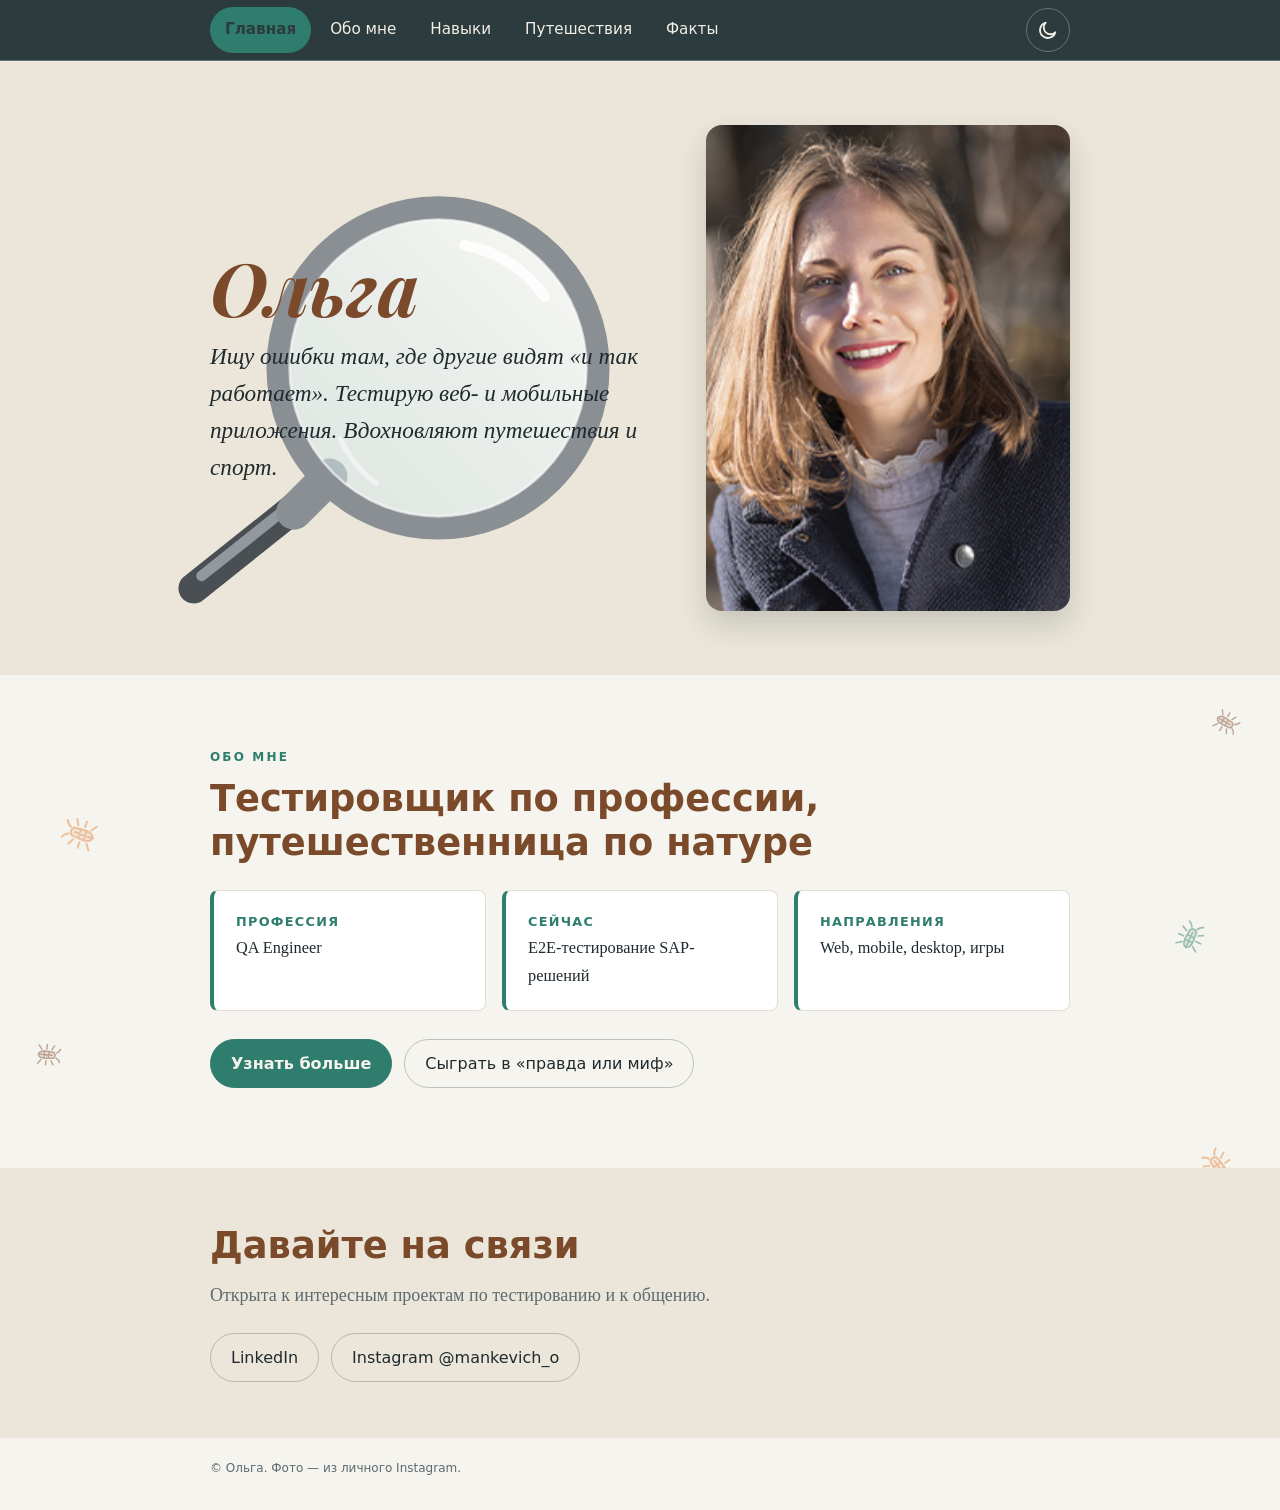
<file: index.html>
<!doctype html>
<html lang="ru">
<head>
<meta charset="utf-8">
<meta name="viewport" content="width=device-width, initial-scale=1">
<title>Ольга — QA Engineer</title>
<meta name="description" content="Ольга: QA-инженер, тестирование SAP и e-commerce. Люблю путешествия, мама двойняшек.">
<script>try{var d=document.documentElement,t=localStorage.getItem('theme');if(!t)t=matchMedia('(prefers-color-scheme: dark)').matches?'dark':'light';d.dataset.theme=t}catch(e){}document.documentElement.classList.add('js')</script>
<link rel="preconnect" href="https://fonts.googleapis.com"><link href="https://fonts.googleapis.com/css2?family=Playfair+Display:ital,wght@1,700&display=swap" rel="stylesheet">
<link rel="stylesheet" href="style.css">
</head>
<body>

<nav class="site-nav" aria-label="Основное меню">
  <div class="wrap nav-in">
    <ul class="menu" id="menu">
      <li><a href="index.html" aria-current="page">Главная</a></li>
      <li><a href="about.html">Обо мне</a></li>
      <li><a href="skills.html">Навыки</a></li>
      <li><a href="travel.html">Путешествия</a></li>
      <li><a href="facts.html">Факты</a></li>
    </ul>
    <button class="theme-toggle" type="button" aria-label="Тёмная тема" aria-pressed="false">
      <svg class="i-moon" viewBox="0 0 24 24" aria-hidden="true"><path d="M20 14.5A8.5 8.5 0 1 1 9.5 4a7 7 0 0 0 10.5 10.5z"/></svg>
      <svg class="i-sun" viewBox="0 0 24 24" aria-hidden="true"><circle cx="12" cy="12" r="4"/><path d="M12 2v2M12 20v2M4.9 4.9l1.4 1.4M17.7 17.7l1.4 1.4M2 12h2M20 12h2M4.9 19.1l1.4-1.4M17.7 6.3l1.4-1.4"/></svg>
    </button>
    <button class="burger" type="button" aria-label="Меню" aria-expanded="false" aria-controls="menu">☰</button>
  </div>
</nav>

<header class="hero">
  <div class="wrap">
    <div class="hero-text">
      <svg class="lens" viewBox="0 0 540 470" role="group" aria-label="Лупа">
        <defs>
          <linearGradient id="glass" x1="0" y1="0" x2="1" y2="1">
            <stop offset="0" stop-color="#ffffff" stop-opacity=".75"/>
            <stop offset="1" stop-color="#cfe6ea" stop-opacity=".45"/>
          </linearGradient>
        </defs>
        <g transform="translate(540,0) scale(-1,1)">
          <path d="M372 352 L505 458" stroke="#4a4f54" stroke-width="34" stroke-linecap="round"/>
          <path d="M388 358 L496 444" stroke="#9aa0a6" stroke-width="12" stroke-linecap="round" opacity=".9"/>
          <path d="M352 332 L392 372" stroke="#8a8f94" stroke-width="40" stroke-linecap="round"/>
          <circle class="lens-hit" cx="230" cy="210" r="180" fill="url(#glass)" stroke="#8a8f94" stroke-width="26"
                  role="button" tabindex="0" aria-pressed="false" aria-label="Лупа: увеличить текст"/>
          <circle cx="230" cy="210" r="167" fill="none" stroke="#fff" stroke-width="3" opacity=".6" pointer-events="none"/>
          <path d="M110 130 A140 140 0 0 1 200 72" fill="none" stroke="#fff" stroke-width="12" stroke-linecap="round" opacity=".85" pointer-events="none"/>
          <path d="M300 340 A140 140 0 0 0 340 290" fill="none" stroke="#fff" stroke-width="6" stroke-linecap="round" opacity=".5" pointer-events="none"/>
        </g>
      </svg>
      <h1>Ольга</h1>
      <p class="lead">Ищу ошибки там, где другие видят «и так работает». Тестирую веб- и мобильные приложения. Вдохновляют путешествия и спорт.</p>
    </div>
    <div class="portrait"><img src="images/olga.jpg" alt="Ольга"></div>
  </div>
</header>

<main class="wrap">

<section id="about">
  <div class="eyebrow">Обо мне</div>
  <h2>Тестировщик по профессии, путешественница по натуре</h2>
  <ul class="traits about-blocks">
    <li><b>Профессия</b>QA Engineer</li>
    <li><b>Сейчас</b>E2E-тестирование SAP-решений</li>
    <li><b>Направления</b>Web, mobile, desktop, игры</li>
  </ul>
  <div class="next">
    <a class="btn primary" href="about.html">Узнать больше</a>
    <a class="btn" href="facts.html">Сыграть в «правда или миф»</a>
  </div>
</section>

</main>

<div class="contacts">
  <div class="wrap">
    <h2>Давайте на связи</h2>
    <p>Открыта к интересным проектам по тестированию и к общению.</p>
    <div class="links">
      <a href="https://www.linkedin.com/in/olga-evliushina-b99306241" target="_blank" rel="noopener">LinkedIn</a>
      <a href="https://www.instagram.com/mankevich_o/" target="_blank" rel="noopener">Instagram @mankevich_o</a>
    </div>
  </div>
</div>

<footer class="note"><div class="wrap">© Ольга. Фото — из личного Instagram.</div></footer>

<script src="site.js"></script>
</body>
</html>
</file>
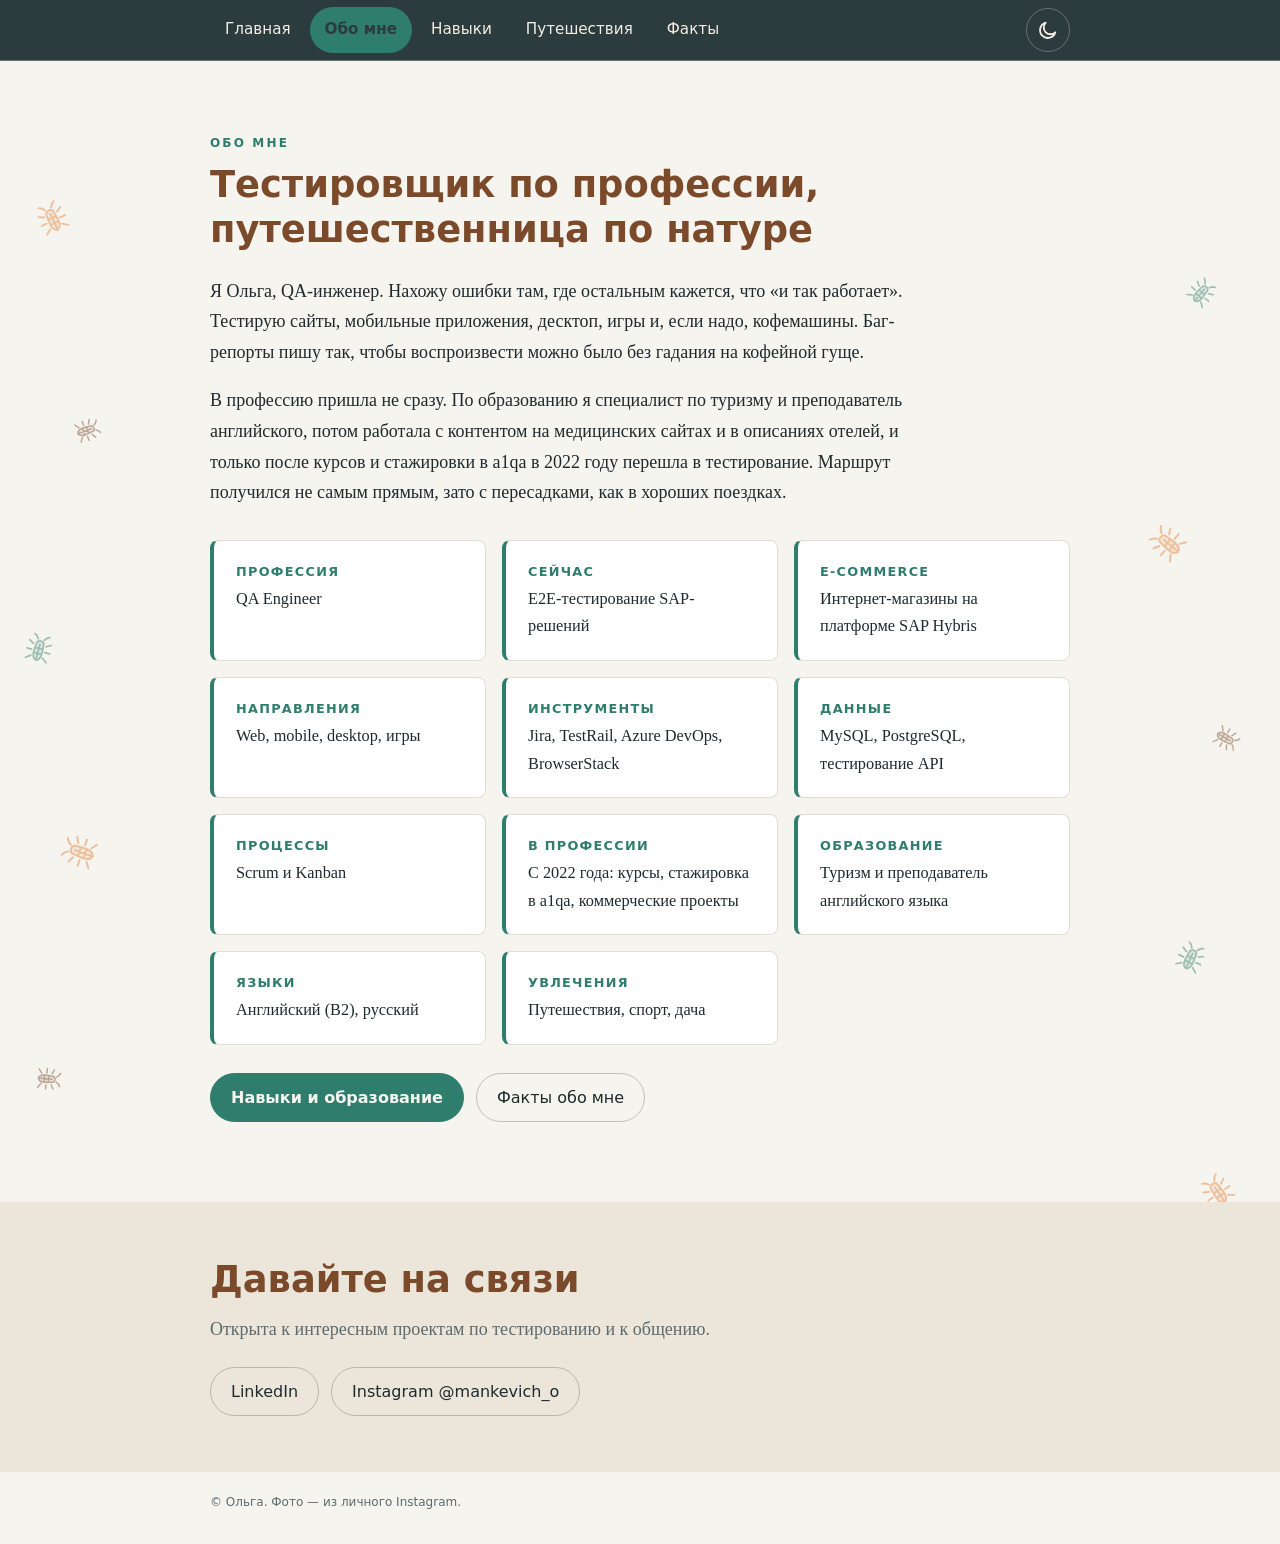
<file: about.html>
<!doctype html>
<html lang="ru">
<head>
<meta charset="utf-8">
<meta name="viewport" content="width=device-width, initial-scale=1">
<title>Обо мне — Ольга, QA Engineer</title>
<meta name="description" content="Ольга: путь из туризма в тестирование, текущая работа и профессиональные направления.">
<script>try{var d=document.documentElement,t=localStorage.getItem('theme');if(!t)t=matchMedia('(prefers-color-scheme: dark)').matches?'dark':'light';d.dataset.theme=t}catch(e){}document.documentElement.classList.add('js')</script>
<link rel="preconnect" href="https://fonts.googleapis.com"><link href="https://fonts.googleapis.com/css2?family=Playfair+Display:ital,wght@1,700&display=swap" rel="stylesheet">
<link rel="stylesheet" href="style.css">
</head>
<body>

<nav class="site-nav" aria-label="Основное меню">
  <div class="wrap nav-in">
    <ul class="menu" id="menu">
      <li><a href="index.html">Главная</a></li>
      <li><a href="about.html" aria-current="page">Обо мне</a></li>
      <li><a href="skills.html">Навыки</a></li>
      <li><a href="travel.html">Путешествия</a></li>
      <li><a href="facts.html">Факты</a></li>
    </ul>
    <button class="theme-toggle" type="button" aria-label="Тёмная тема" aria-pressed="false">
      <svg class="i-moon" viewBox="0 0 24 24" aria-hidden="true"><path d="M20 14.5A8.5 8.5 0 1 1 9.5 4a7 7 0 0 0 10.5 10.5z"/></svg>
      <svg class="i-sun" viewBox="0 0 24 24" aria-hidden="true"><circle cx="12" cy="12" r="4"/><path d="M12 2v2M12 20v2M4.9 4.9l1.4 1.4M17.7 17.7l1.4 1.4M2 12h2M20 12h2M4.9 19.1l1.4-1.4M17.7 6.3l1.4-1.4"/></svg>
    </button>
    <button class="burger" type="button" aria-label="Меню" aria-expanded="false" aria-controls="menu">☰</button>
  </div>
</nav>

<main class="wrap">

<section id="about">
  <div class="eyebrow">Обо мне</div>
  <h1 class="page-title">Тестировщик по профессии, путешественница по натуре</h1>
  <div class="story">
    <p>Я Ольга, QA-инженер. Нахожу ошибки там, где остальным кажется, что «и так работает». Тестирую сайты, мобильные приложения, десктоп, игры и, если надо, кофемашины. Баг-репорты пишу так, чтобы воспроизвести можно было без гадания на кофейной гуще.</p>
    <p>В профессию пришла не сразу. По образованию я специалист по туризму и преподаватель английского, потом работала с контентом на медицинских сайтах и в описаниях отелей, и только после курсов и стажировки в a1qa в 2022 году перешла в тестирование. Маршрут получился не самым прямым, зато с пересадками, как в хороших поездках.</p>
  </div>
  <ul class="traits about-blocks">
    <li><b>Профессия</b>QA Engineer</li>
    <li><b>Сейчас</b>E2E-тестирование SAP-решений</li>
    <li><b>E-commerce</b>Интернет-магазины на платформе SAP Hybris</li>
    <li><b>Направления</b>Web, mobile, desktop, игры</li>
    <li><b>Инструменты</b>Jira, TestRail, Azure DevOps, BrowserStack</li>
    <li><b>Данные</b>MySQL, PostgreSQL, тестирование API</li>
    <li><b>Процессы</b>Scrum и Kanban</li>
    <li><b>В профессии</b>С 2022 года: курсы, стажировка в a1qa, коммерческие проекты</li>
    <li><b>Образование</b>Туризм и преподаватель английского языка</li>
    <li><b>Языки</b>Английский (B2), русский</li>
    <li><b>Увлечения</b>Путешествия, спорт, дача</li>
  </ul>
  <div class="next">
    <a class="btn primary" href="skills.html">Навыки и образование</a>
    <a class="btn" href="facts.html">Факты обо мне</a>
  </div>
</section>

</main>

<div class="contacts">
  <div class="wrap">
    <h2>Давайте на связи</h2>
    <p>Открыта к интересным проектам по тестированию и к общению.</p>
    <div class="links">
      <a href="https://www.linkedin.com/in/olga-evliushina-b99306241" target="_blank" rel="noopener">LinkedIn</a>
      <a href="https://www.instagram.com/mankevich_o/" target="_blank" rel="noopener">Instagram @mankevich_o</a>
    </div>
  </div>
</div>

<footer class="note"><div class="wrap">© Ольга. Фото — из личного Instagram.</div></footer>

<script src="site.js"></script>
</body>
</html>
</file>
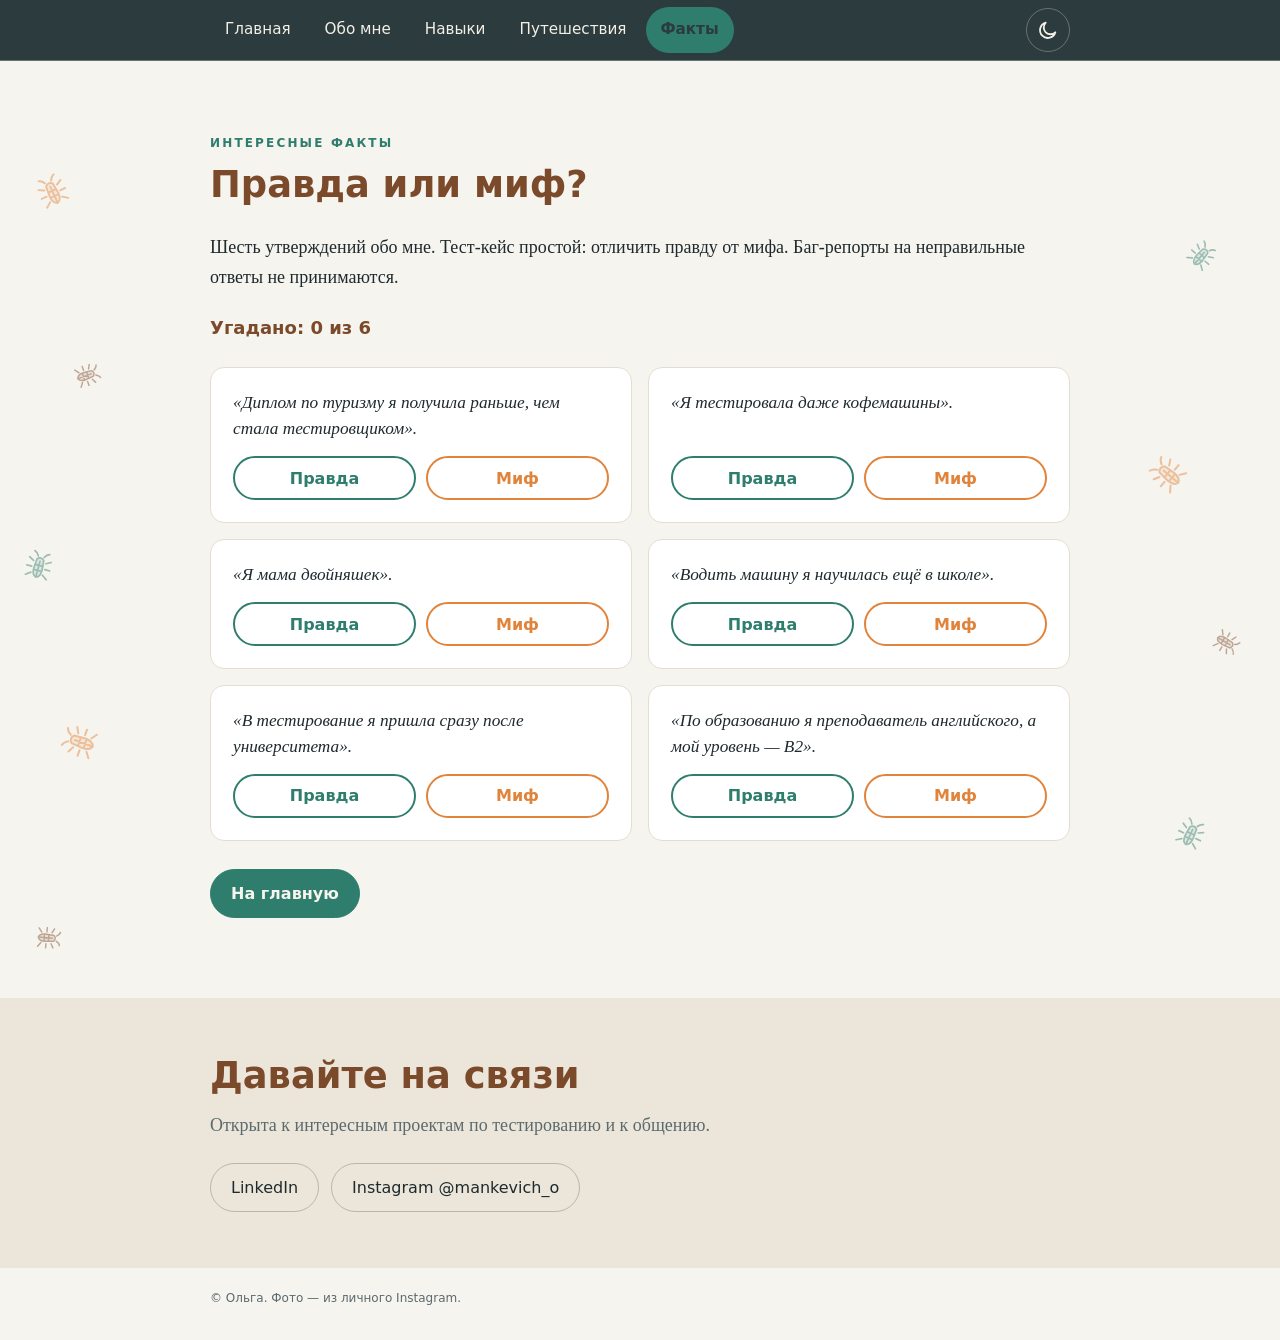
<file: facts.html>
<!doctype html>
<html lang="ru">
<head>
<meta charset="utf-8">
<meta name="viewport" content="width=device-width, initial-scale=1">
<title>Факты — Ольга, QA Engineer</title>
<meta name="description" content="Правда или миф: проверь, что ты знаешь об Ольге.">
<script>try{var d=document.documentElement,t=localStorage.getItem('theme');if(!t)t=matchMedia('(prefers-color-scheme: dark)').matches?'dark':'light';d.dataset.theme=t}catch(e){}document.documentElement.classList.add('js')</script>
<link rel="preconnect" href="https://fonts.googleapis.com"><link href="https://fonts.googleapis.com/css2?family=Playfair+Display:ital,wght@1,700&display=swap" rel="stylesheet">
<link rel="stylesheet" href="style.css">
</head>
<body>

<nav class="site-nav" aria-label="Основное меню">
  <div class="wrap nav-in">
    <ul class="menu" id="menu">
      <li><a href="index.html">Главная</a></li>
      <li><a href="about.html">Обо мне</a></li>
      <li><a href="skills.html">Навыки</a></li>
      <li><a href="travel.html">Путешествия</a></li>
      <li><a href="facts.html" aria-current="page">Факты</a></li>
    </ul>
    <button class="theme-toggle" type="button" aria-label="Тёмная тема" aria-pressed="false">
      <svg class="i-moon" viewBox="0 0 24 24" aria-hidden="true"><path d="M20 14.5A8.5 8.5 0 1 1 9.5 4a7 7 0 0 0 10.5 10.5z"/></svg>
      <svg class="i-sun" viewBox="0 0 24 24" aria-hidden="true"><circle cx="12" cy="12" r="4"/><path d="M12 2v2M12 20v2M4.9 4.9l1.4 1.4M17.7 17.7l1.4 1.4M2 12h2M20 12h2M4.9 19.1l1.4-1.4M17.7 6.3l1.4-1.4"/></svg>
    </button>
    <button class="burger" type="button" aria-label="Меню" aria-expanded="false" aria-controls="menu">☰</button>
  </div>
</nav>

<main class="wrap">

<section id="facts">
  <div class="eyebrow">Интересные факты</div>
  <h1 class="page-title">Правда или миф?</h1>
  <p>Шесть утверждений обо мне. Тест-кейс простой: отличить правду от мифа. Баг-репорты на неправильные ответы не принимаются.</p>

  <div class="score-bar" style="margin-top:20px">
    <span class="score" aria-live="polite">Угадано: 0 из 6</span>
    <span class="score-msg" aria-live="polite"></span>
    <button class="btn quiz-reset" type="button" hidden>Сыграть ещё раз</button>
  </div>

  <ul class="quiz" id="quiz">
    <li class="q" data-answer="true">
      <p class="q-text">«Диплом по туризму я получила раньше, чем стала тестировщиком».</p>
      <div class="q-actions"><button type="button" data-guess="true">Правда</button><button type="button" data-guess="false">Миф</button></div>
      <p class="q-answer"><strong>Правда.</strong>Сначала маршруты, потом баг-репорты. Путешествия до сих пор моя любовь.</p>
    </li>
    <li class="q" data-answer="true">
      <p class="q-text">«Я тестировала даже кофемашины».</p>
      <div class="q-actions"><button type="button" data-guess="true">Правда</button><button type="button" data-guess="false">Миф</button></div>
      <p class="q-answer"><strong>Правда.</strong>Сайты, мобильные приложения, десктоп и даже кофемашины. Если есть кнопки и логика, это можно проверить. Кофемашины пока ни разу не пожаловались.</p>
    </li>
    <li class="q" data-answer="true">
      <p class="q-text">«Я мама двойняшек».</p>
      <div class="q-actions"><button type="button" data-guess="true">Правда</button><button type="button" data-guess="false">Миф</button></div>
      <p class="q-answer"><strong>Правда.</strong>Двойняшки — моя самая главная команда: два в одном и релизы без выходных.</p>
    </li>
    <li class="q" data-answer="false">
      <p class="q-text">«Водить машину я научилась ещё в школе».</p>
      <div class="q-actions"><button type="button" data-guess="true">Правда</button><button type="button" data-guess="false">Миф</button></div>
      <p class="q-answer"><strong>Миф.</strong>Пошла учиться вождению уже в зрелом возрасте. Учиться никогда не поздно. Главное, чтобы багов на дороге было меньше, чем на проде.</p>
    </li>
    <li class="q" data-answer="false">
      <p class="q-text">«В тестирование я пришла сразу после университета».</p>
      <div class="q-actions"><button type="button" data-guess="true">Правда</button><button type="button" data-guess="false">Миф</button></div>
      <p class="q-answer"><strong>Миф.</strong>Путь был извилистым: туризм, английский, контент на медицинских сайтах и в описаниях отелей, и только в 2022 году курсы и стажировка в a1qa. Не резюме, а маршрут с пересадками.</p>
    </li>
    <li class="q" data-answer="true">
      <p class="q-text">«По образованию я преподаватель английского, а мой уровень — B2».</p>
      <div class="q-actions"><button type="button" data-guess="true">Правда</button><button type="button" data-guess="false">Миф</button></div>
      <p class="q-answer"><strong>Правда.</strong>Могу работать с зарубежными заказчиками и документацией на английском. Баг на английском остаётся багом, но звучит солиднее.</p>
    </li>
  </ul>

  <div class="next">
    <a class="btn primary" href="index.html">На главную</a>
  </div>
</section>

</main>

<div class="contacts">
  <div class="wrap">
    <h2>Давайте на связи</h2>
    <p>Открыта к интересным проектам по тестированию и к общению.</p>
    <div class="links">
      <a href="https://www.linkedin.com/in/olga-evliushina-b99306241" target="_blank" rel="noopener">LinkedIn</a>
      <a href="https://www.instagram.com/mankevich_o/" target="_blank" rel="noopener">Instagram @mankevich_o</a>
    </div>
  </div>
</div>

<footer class="note"><div class="wrap">© Ольга. Фото — из личного Instagram.</div></footer>

<script src="site.js"></script>
</body>
</html>
</file>
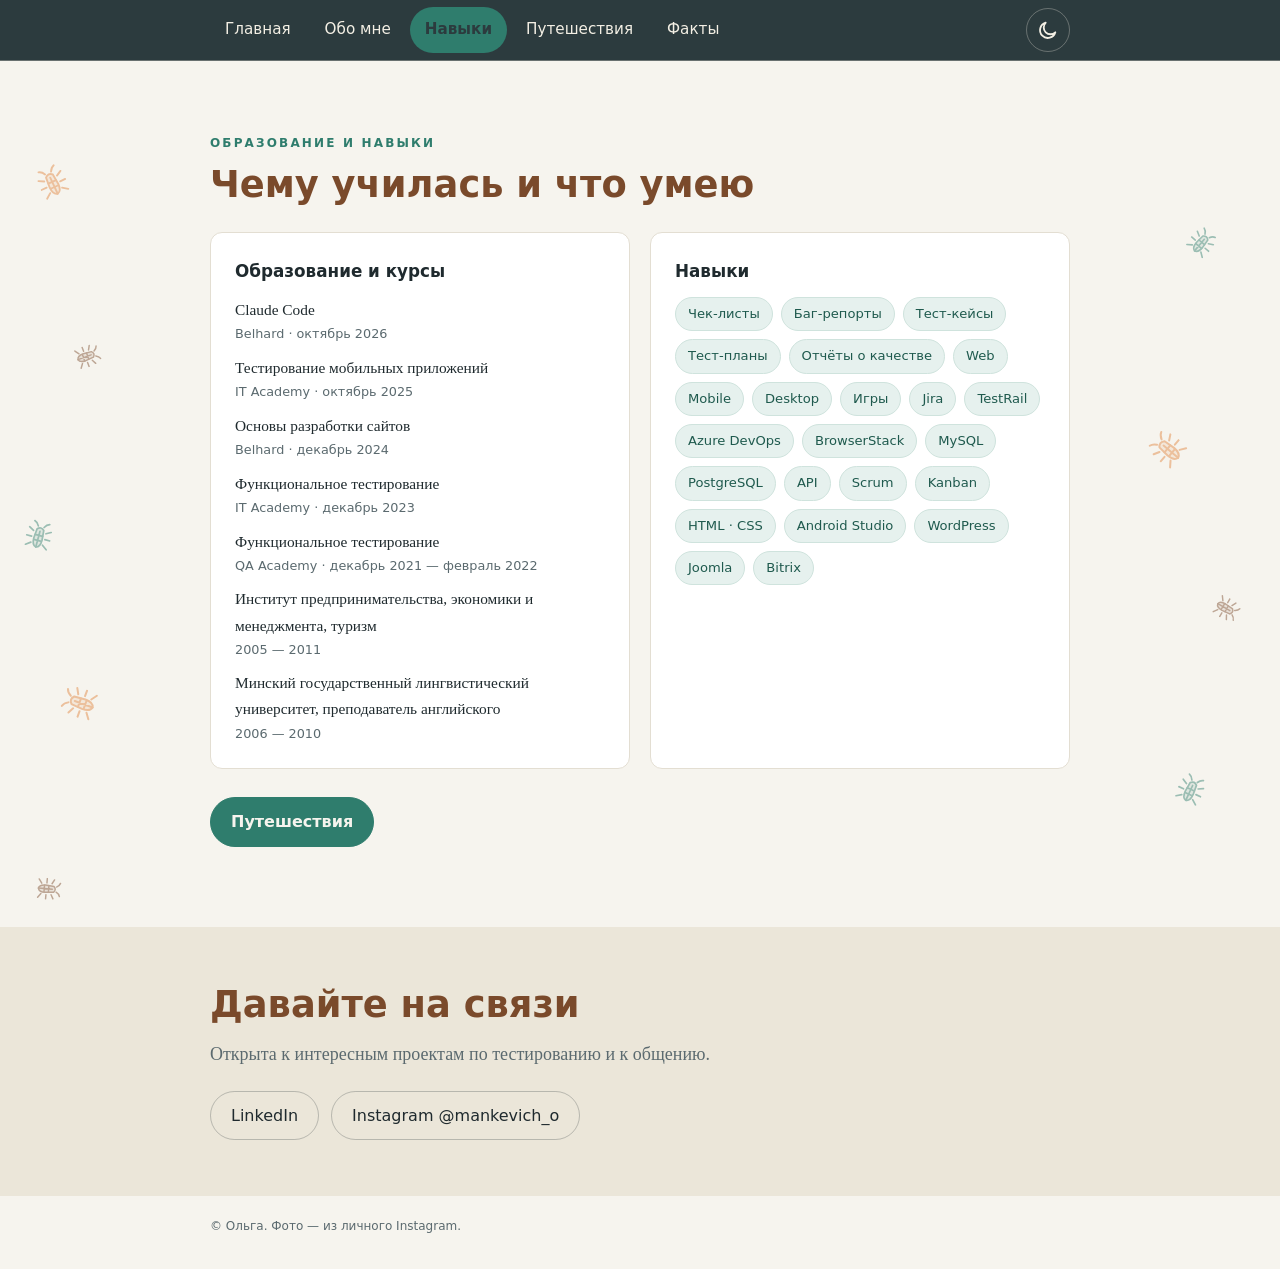
<file: skills.html>
<!doctype html>
<html lang="ru">
<head>
<meta charset="utf-8">
<meta name="viewport" content="width=device-width, initial-scale=1">
<title>Навыки — Ольга, QA Engineer</title>
<meta name="description" content="Образование, курсы и навыки Ольги: тестирование, инструменты, базы данных, основы разработки.">
<script>try{var d=document.documentElement,t=localStorage.getItem('theme');if(!t)t=matchMedia('(prefers-color-scheme: dark)').matches?'dark':'light';d.dataset.theme=t}catch(e){}document.documentElement.classList.add('js')</script>
<link rel="preconnect" href="https://fonts.googleapis.com"><link href="https://fonts.googleapis.com/css2?family=Playfair+Display:ital,wght@1,700&display=swap" rel="stylesheet">
<link rel="stylesheet" href="style.css">
</head>
<body>

<nav class="site-nav" aria-label="Основное меню">
  <div class="wrap nav-in">
    <ul class="menu" id="menu">
      <li><a href="index.html">Главная</a></li>
      <li><a href="about.html">Обо мне</a></li>
      <li><a href="skills.html" aria-current="page">Навыки</a></li>
      <li><a href="travel.html">Путешествия</a></li>
      <li><a href="facts.html">Факты</a></li>
    </ul>
    <button class="theme-toggle" type="button" aria-label="Тёмная тема" aria-pressed="false">
      <svg class="i-moon" viewBox="0 0 24 24" aria-hidden="true"><path d="M20 14.5A8.5 8.5 0 1 1 9.5 4a7 7 0 0 0 10.5 10.5z"/></svg>
      <svg class="i-sun" viewBox="0 0 24 24" aria-hidden="true"><circle cx="12" cy="12" r="4"/><path d="M12 2v2M12 20v2M4.9 4.9l1.4 1.4M17.7 17.7l1.4 1.4M2 12h2M20 12h2M4.9 19.1l1.4-1.4M17.7 6.3l1.4-1.4"/></svg>
    </button>
    <button class="burger" type="button" aria-label="Меню" aria-expanded="false" aria-controls="menu">☰</button>
  </div>
</nav>

<main class="wrap">

<section id="skills">
  <div class="eyebrow">Образование и навыки</div>
  <h1 class="page-title">Чему училась и что умею</h1>
  <div class="cols">
    <div class="card">
      <h3>Образование и курсы</h3>
      <ul>
        <li>Claude Code <small>Belhard · октябрь 2026</small></li>
        <li>Тестирование мобильных приложений <small>IT Academy · октябрь 2025</small></li>
        <li>Основы разработки сайтов <small>Belhard · декабрь 2024</small></li>
        <li>Функциональное тестирование <small>IT Academy · декабрь 2023</small></li>
        <li>Функциональное тестирование <small>QA Academy · декабрь 2021 — февраль 2022</small></li>
        <li>Институт предпринимательства, экономики и менеджмента, туризм <small>2005 — 2011</small></li>
        <li>Минский государственный лингвистический университет, преподаватель английского <small>2006 — 2010</small></li>
      </ul>
    </div>
    <div class="card">
      <h3>Навыки</h3>
      <div class="chips">
        <span class="chip">Чек-листы</span>
        <span class="chip">Баг-репорты</span>
        <span class="chip">Тест-кейсы</span>
        <span class="chip">Тест-планы</span>
        <span class="chip">Отчёты о качестве</span>
        <span class="chip">Web</span>
        <span class="chip">Mobile</span>
        <span class="chip">Desktop</span>
        <span class="chip">Игры</span>
        <span class="chip">Jira</span>
        <span class="chip">TestRail</span>
        <span class="chip">Azure DevOps</span>
        <span class="chip">BrowserStack</span>
        <span class="chip">MySQL</span>
        <span class="chip">PostgreSQL</span>
        <span class="chip">API</span>
        <span class="chip">Scrum</span>
        <span class="chip">Kanban</span>
        <span class="chip">HTML · CSS</span>
        <span class="chip">Android Studio</span>
        <span class="chip">WordPress</span>
        <span class="chip">Joomla</span>
        <span class="chip">Bitrix</span>
      </div>
    </div>
  </div>
  <div class="next">
    <a class="btn primary" href="travel.html">Путешествия</a>
  </div>
</section>

</main>

<div class="contacts">
  <div class="wrap">
    <h2>Давайте на связи</h2>
    <p>Открыта к интересным проектам по тестированию и к общению.</p>
    <div class="links">
      <a href="https://www.linkedin.com/in/olga-evliushina-b99306241" target="_blank" rel="noopener">LinkedIn</a>
      <a href="https://www.instagram.com/mankevich_o/" target="_blank" rel="noopener">Instagram @mankevich_o</a>
    </div>
  </div>
</div>

<footer class="note"><div class="wrap">© Ольга. Фото — из личного Instagram.</div></footer>

<script src="site.js"></script>
</body>
</html>
</file>
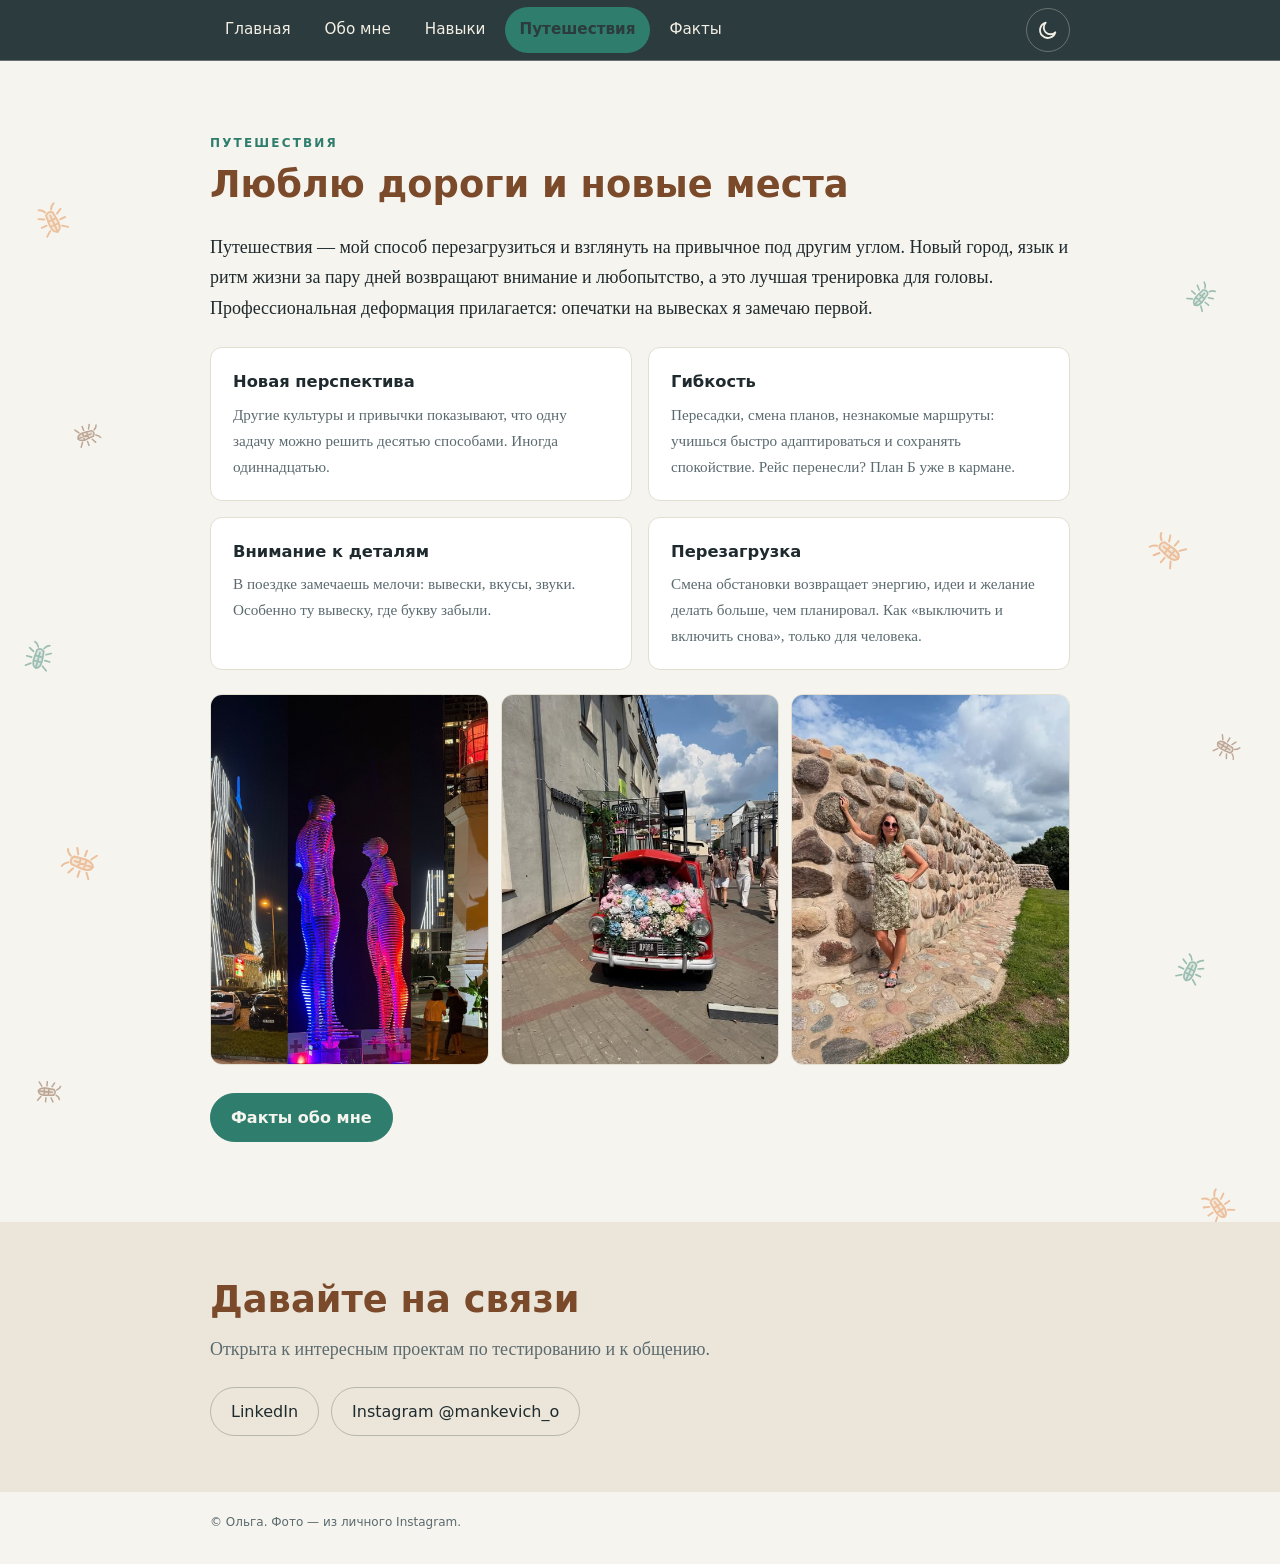
<file: travel.html>
<!doctype html>
<html lang="ru">
<head>
<meta charset="utf-8">
<meta name="viewport" content="width=device-width, initial-scale=1">
<title>Путешествия — Ольга, QA Engineer</title>
<meta name="description" content="Путешествия Ольги: как дороги и новые места делают её лучше как тестировщика.">
<script>try{var d=document.documentElement,t=localStorage.getItem('theme');if(!t)t=matchMedia('(prefers-color-scheme: dark)').matches?'dark':'light';d.dataset.theme=t}catch(e){}document.documentElement.classList.add('js')</script>
<link rel="preconnect" href="https://fonts.googleapis.com"><link href="https://fonts.googleapis.com/css2?family=Playfair+Display:ital,wght@1,700&display=swap" rel="stylesheet">
<link rel="stylesheet" href="style.css">
</head>
<body>

<nav class="site-nav" aria-label="Основное меню">
  <div class="wrap nav-in">
    <ul class="menu" id="menu">
      <li><a href="index.html">Главная</a></li>
      <li><a href="about.html">Обо мне</a></li>
      <li><a href="skills.html">Навыки</a></li>
      <li><a href="travel.html" aria-current="page">Путешествия</a></li>
      <li><a href="facts.html">Факты</a></li>
    </ul>
    <button class="theme-toggle" type="button" aria-label="Тёмная тема" aria-pressed="false">
      <svg class="i-moon" viewBox="0 0 24 24" aria-hidden="true"><path d="M20 14.5A8.5 8.5 0 1 1 9.5 4a7 7 0 0 0 10.5 10.5z"/></svg>
      <svg class="i-sun" viewBox="0 0 24 24" aria-hidden="true"><circle cx="12" cy="12" r="4"/><path d="M12 2v2M12 20v2M4.9 4.9l1.4 1.4M17.7 17.7l1.4 1.4M2 12h2M20 12h2M4.9 19.1l1.4-1.4M17.7 6.3l1.4-1.4"/></svg>
    </button>
    <button class="burger" type="button" aria-label="Меню" aria-expanded="false" aria-controls="menu">☰</button>
  </div>
</nav>

<main class="wrap">

<section id="travel">
  <div class="eyebrow">Путешествия</div>
  <h1 class="page-title">Люблю дороги и новые места</h1>
  <p>Путешествия — мой способ перезагрузиться и взглянуть на привычное под другим углом. Новый город, язык и ритм жизни за пару дней возвращают внимание и любопытство, а это лучшая тренировка для головы. Профессиональная деформация прилагается: опечатки на вывесках я замечаю первой.</p>
  <div class="perks">
    <article class="card"><h3>Новая перспектива</h3><p>Другие культуры и привычки показывают, что одну задачу можно решить десятью способами. Иногда одиннадцатью.</p></article>
    <article class="card"><h3>Гибкость</h3><p>Пересадки, смена планов, незнакомые маршруты: учишься быстро адаптироваться и сохранять спокойствие. Рейс перенесли? План Б уже в кармане.</p></article>
    <article class="card"><h3>Внимание к деталям</h3><p>В поездке замечаешь мелочи: вывески, вкусы, звуки. Особенно ту вывеску, где букву забыли.</p></article>
    <article class="card"><h3>Перезагрузка</h3><p>Смена обстановки возвращает энергию, идеи и желание делать больше, чем планировал. Как «выключить и включить снова», только для человека.</p></article>
  </div>
  <div class="gallery">
    <figure><img src="images/night-city.png" alt="Вечерний город: отель, скульптура и маяк в подсветке"></figure>
    <figure><img src="images/insta/photo1.jpg" alt="Красный ретро-автомобиль, украшенный цветами"></figure>
    <figure><img src="images/insta/photo9.jpg" alt="Ольга у каменной стены"></figure>
  </div>
  <div class="next">
    <a class="btn primary" href="facts.html">Факты обо мне</a>
  </div>
</section>

</main>

<div class="contacts">
  <div class="wrap">
    <h2>Давайте на связи</h2>
    <p>Открыта к интересным проектам по тестированию и к общению.</p>
    <div class="links">
      <a href="https://www.linkedin.com/in/olga-evliushina-b99306241" target="_blank" rel="noopener">LinkedIn</a>
      <a href="https://www.instagram.com/mankevich_o/" target="_blank" rel="noopener">Instagram @mankevich_o</a>
    </div>
  </div>
</div>

<footer class="note"><div class="wrap">© Ольга. Фото — из личного Instagram.</div></footer>

<script src="site.js"></script>
</body>
</html>
</file>
<file: style.css>
/* ===== палитра ===== */
:root{
  --accent:#2f7d6d;
  --accent-2:#e0833b;
  --brown:#7a4a2b;
  --ink:#1f2a2e;
  --muted:#5b6a6f;
  --paper:#f6f4ee;
  --card:#ffffff;
  --line:#e3ded2;
  --band:#ebe6d9;            /* hero, контакты */
  --nav-bg:#2c3b3e;
  --nav-ink:#f3efe4;
  --nav-line:rgba(243,239,228,.3);
  --chip-bg:#e6f1ee;
  --chip-ink:#1f5a4e;
  --chip-line:#cfe3dd;
  --tag-bg:rgba(255,255,255,.7);
  --tag-line:rgba(31,42,46,.25);
  --shadow:0 10px 24px rgba(31,42,46,.14);
  --ok:#2f7d6d;
  --bad:#b5532c;
  color-scheme:light;
}
:root[data-theme="dark"]{
  --accent:#6cc2ae;
  --accent-2:#e8a468;
  --brown:#d9ae86;
  --ink:#f3f2ef;
  --muted:#c5c9cd;
  --paper:#3a3e42;
  --card:#474c51;
  --line:#5d6369;
  --band:#43484d;
  --nav-bg:#2a2d30;
  --nav-ink:#e9e6de;
  --nav-line:rgba(233,230,222,.25);
  --chip-bg:#3f5a52;
  --chip-ink:#c3e6dc;
  --chip-line:#5a7a70;
  --tag-bg:rgba(71,76,81,.8);
  --tag-line:rgba(233,230,222,.25);
  --shadow:0 10px 24px rgba(0,0,0,.4);
  --ok:#6cc2ae;
  --bad:#e0805a;
  color-scheme:dark;
}
/* ===== база ===== */
*{box-sizing:border-box;margin:0;padding:0}
html{scroll-behavior:smooth}
body{
  font-family:Georgia,"Times New Roman",serif;
  background:var(--paper);color:var(--ink);
  line-height:1.7;font-size:18px;-webkit-font-smoothing:antialiased;
  position:relative;overflow-x:hidden;
  transition:background-color .25s,color .25s;
}
.bugs{position:absolute;inset:0;overflow:hidden;pointer-events:none;z-index:-1}
.deco{position:absolute;opacity:.45}
:root[data-theme="dark"] .deco{opacity:.3}
h1,h2,h3,.sans{font-family:"Segoe UI",system-ui,-apple-system,Helvetica,Arial,sans-serif}
img{display:block;max-width:100%}
a{color:var(--accent)}
.wrap{max-width:900px;margin:0 auto;padding:0 20px}
section{padding:72px 0 0}
.eyebrow{
  font-family:"Segoe UI",system-ui,sans-serif;text-transform:uppercase;
  letter-spacing:.18em;font-size:.75rem;color:var(--accent);font-weight:600;margin-bottom:10px;
}
h1.page-title,h2{font-size:clamp(1.7rem,4vw,2.3rem);line-height:1.2;margin-bottom:24px;font-weight:700;color:var(--brown)}
p+p{margin-top:1em}
:focus-visible{outline:3px solid var(--accent);outline-offset:3px;border-radius:6px}

/* ===== меню ===== */
@view-transition{navigation:auto}
.site-nav{
  position:sticky;top:0;z-index:20;background:var(--nav-bg);
  border-bottom:1px solid var(--nav-line);view-transition-name:site-nav;
}
.nav-in{display:flex;align-items:center;gap:8px;min-height:60px;flex-wrap:wrap}
.menu{list-style:none;display:flex;gap:4px;order:2;margin-right:auto}
.menu a{
  display:block;font-family:"Segoe UI",system-ui,sans-serif;font-size:.95rem;
  text-decoration:none;color:var(--nav-ink);padding:9px 14px;border-radius:999px;
  border:1px solid transparent;transition:background-color .2s,color .2s,transform .2s,border-color .2s;
}
.menu a[aria-current="page"]{background:var(--accent);color:var(--nav-bg);font-weight:600}
.theme-toggle,.burger{
  order:3;width:44px;height:44px;display:grid;place-items:center;cursor:pointer;
  background:transparent;color:var(--nav-ink);border:1px solid var(--nav-line);border-radius:50%;
  font-size:1.25rem;line-height:1;transition:background-color .2s,color .2s,transform .2s,border-color .2s;
}
.burger{display:none}
.theme-toggle svg{width:22px;height:22px;fill:none;stroke:currentColor;stroke-width:2;stroke-linecap:round;stroke-linejoin:round}
.theme-toggle .i-sun{display:none}
:root[data-theme="dark"] .theme-toggle .i-moon{display:none}
:root[data-theme="dark"] .theme-toggle .i-sun{display:block}

/* ===== hero ===== */
.hero{background:var(--band);color:var(--ink)}
.hero .wrap{
  display:grid;grid-template-columns:1.25fr 1fr;gap:40px;align-items:center;
  padding-top:64px;padding-bottom:64px;
}
.hero h1{color:var(--brown);font-family:"Playfair Display",Georgia,"Times New Roman",serif;font-style:italic;font-size:clamp(2.8rem,8vw,4.6rem);line-height:1;font-weight:700;letter-spacing:.01em;margin-bottom:14px;position:relative}
.hero .lead{font-style:italic;font-size:clamp(1.2rem,2.8vw,1.45rem);line-height:1.6;color:var(--ink);max-width:32em}
.tags{margin-top:24px;display:flex;flex-wrap:wrap;gap:10px}
.tag{
  padding:7px 15px;border:1px solid var(--tag-line);border-radius:999px;
  font-family:"Segoe UI",system-ui,sans-serif;font-size:.85rem;background:var(--tag-bg);
}
.hero-text{position:relative;padding:34px 0}
.hero-text>h1,.hero-text>.lead{
  position:relative;z-index:1;pointer-events:none;
  transform-origin:left top;transition:transform .3s ease;
}
.lens{
  position:absolute;left:50%;top:50%;width:min(480px,118%);height:auto;
  transform:translate(-57.4%,-44.7%);transition:transform .3s ease;
  z-index:0;pointer-events:none;overflow:visible;
}
.lens-hit{pointer-events:auto;cursor:zoom-in;outline:none}
.lens-hit:focus-visible{stroke:var(--accent);stroke-width:30}
.hero-text.zoomed>h1,.hero-text.zoomed>.lead{transform:scale(1.12)}
.hero-text.zoomed .lens{transform:translate(-57.4%,-47%) rotate(-5deg) scale(1.04)}
.hero-text.zoomed .lens-hit{cursor:zoom-out}
.portrait{border-radius:16px;overflow:hidden;aspect-ratio:3/4;box-shadow:0 14px 30px rgba(31,42,46,.18)}
.portrait img{width:100%;height:100%;object-fit:cover}

/* ===== плитки ===== */
.about-grid{display:grid;grid-template-columns:1.4fr 1fr;gap:36px;align-items:start}
.traits{list-style:none;display:grid;gap:12px}
.traits li{
  background:var(--card);border:1px solid var(--line);border-left:4px solid var(--accent);
  padding:14px 18px;border-radius:8px;font-size:1rem;
  transition:transform .2s,box-shadow .2s,border-color .2s;
}
.about-blocks{grid-template-columns:repeat(3,1fr);gap:16px}
.about-blocks li{padding:20px 22px;font-size:1.02rem}
.traits b{font-family:"Segoe UI",system-ui,sans-serif;display:block;font-size:.8rem;
  text-transform:uppercase;letter-spacing:.1em;color:var(--accent);margin-bottom:2px}
.story{max-width:40em;margin-bottom:32px}
/* ===== карточки / чипы ===== */
.cols{display:grid;grid-template-columns:1fr 1fr;gap:20px}
.card{
  background:var(--card);border:1px solid var(--line);border-radius:12px;padding:24px;
  transition:transform .2s,box-shadow .2s,border-color .2s;
}
.card h3{font-size:1.05rem;margin-bottom:12px}
.card ul{list-style:none;display:grid;gap:10px;font-size:.96rem}
.card li small{display:block;font-family:"Segoe UI",system-ui,sans-serif;color:var(--muted);font-size:.8rem}
.chips{display:flex;flex-wrap:wrap;gap:8px}
.chip{
  font-family:"Segoe UI",system-ui,sans-serif;font-size:.82rem;padding:5px 12px;border-radius:999px;
  background:var(--chip-bg);color:var(--chip-ink);border:1px solid var(--chip-line);
  transition:transform .2s,background-color .2s,color .2s,border-color .2s;
}
.perks{display:grid;grid-template-columns:repeat(2,1fr);gap:16px;margin:24px 0}
.perks .card{padding:20px 22px}
.perks .card h3{font-size:1.02rem;margin-bottom:6px}
.perks .card p{font-size:.95rem;color:var(--muted)}

/* ===== галерея ===== */
.gallery{display:grid;grid-template-columns:repeat(3,1fr);gap:12px}
.gallery figure{
  border-radius:12px;overflow:hidden;background:var(--card);border:1px solid var(--line);
  transition:transform .2s,box-shadow .2s;
}
.gallery img{width:100%;aspect-ratio:3/4;object-fit:cover;transition:transform .4s ease}

/* ===== кнопки ===== */
.btn,.links a{
  display:inline-block;font-family:"Segoe UI",system-ui,sans-serif;text-decoration:none;color:var(--ink);
  border:1px solid var(--tag-line);padding:10px 20px;border-radius:999px;background:transparent;
  font-size:1rem;cursor:pointer;min-height:44px;
  transition:background-color .2s,color .2s,border-color .2s,transform .2s,box-shadow .2s;
}
.btn.primary{background:var(--accent);border-color:var(--accent);color:var(--paper);font-weight:600}
.next{margin-top:28px;display:flex;flex-wrap:wrap;gap:12px}

/* ===== правда или миф ===== */
.quiz{list-style:none;display:grid;grid-template-columns:repeat(2,1fr);gap:16px}
.q{
  background:var(--card);border:1px solid var(--line);border-radius:14px;padding:22px;
  display:flex;flex-direction:column;gap:14px;
  transition:transform .2s,box-shadow .2s,border-color .2s;
}
.q-text{font-size:1.08rem;font-style:italic;line-height:1.5}
.q-actions{display:flex;gap:10px;margin-top:auto}
.q-actions button{
  flex:1;font-family:"Segoe UI",system-ui,sans-serif;font-size:1rem;font-weight:600;
  padding:10px 14px;min-height:44px;border-radius:999px;cursor:pointer;
  border:2px solid var(--accent);background:transparent;color:var(--accent);
  transition:background-color .2s,color .2s,transform .2s,box-shadow .2s;
}
.q-actions button[data-guess="false"]{border-color:var(--accent-2);color:var(--accent-2)}
.q-answer{font-size:.97rem;color:var(--muted)}
.q-answer strong{font-family:"Segoe UI",system-ui,sans-serif;display:block;margin-bottom:2px}
.q.right{border-color:var(--ok)}
.q.wrong{border-color:var(--bad)}
.q.right .q-answer strong{color:var(--ok)}
.q.wrong .q-answer strong{color:var(--bad)}
.q.done .q-actions button{opacity:.5;cursor:default}
.q.done .q-actions button.picked{opacity:1;background:var(--accent);color:var(--paper)}
.q.done .q-actions button.picked[data-guess="false"]{background:var(--accent-2);color:var(--paper)}
.js .q-answer{display:none}
.js .q.done .q-answer{display:block}
html:not(.js) .q-actions,html:not(.js) .score-bar{display:none}
.score-bar{
  display:flex;align-items:center;flex-wrap:wrap;gap:12px 20px;margin-bottom:24px;
  font-family:"Segoe UI",system-ui,sans-serif;
}
.score{font-weight:600;color:var(--brown)}
.score-msg{color:var(--muted);font-size:.95rem}
.score-bar .btn[hidden]{display:none}

/* ===== контакты ===== */
.contacts{margin-top:80px;background:var(--band);color:var(--ink);padding:56px 0}
.contacts h2{margin-bottom:12px}
.contacts p{color:var(--muted)}
.links{margin-top:22px;display:flex;flex-wrap:wrap;gap:12px}
footer.note{padding:20px 0 32px;font-family:"Segoe UI",system-ui,sans-serif;font-size:.75rem;color:var(--muted)}

/* ===== hover (только для устройств с мышью) ===== */
@media (hover:hover){
  .menu a:hover{background:rgba(255,255,255,.12);transform:translateY(-1px)}
  .menu a[aria-current="page"]:hover{background:var(--accent);color:var(--nav-bg)}
  .theme-toggle:hover,.burger:hover{background:var(--accent);color:var(--nav-bg);border-color:var(--accent);transform:rotate(12deg)}
  .traits li:hover,.card:hover,.q:hover{transform:translateY(-3px);box-shadow:var(--shadow);border-color:var(--accent)}
  .chip:hover{transform:translateY(-2px);background:var(--accent);color:var(--paper);border-color:var(--accent)}
  .gallery figure:hover{transform:translateY(-3px);box-shadow:var(--shadow)}
  .gallery figure:hover img{transform:scale(1.06)}
  .btn:hover,.links a:hover{background:var(--accent);border-color:var(--accent);color:var(--paper);transform:translateY(-2px);box-shadow:var(--shadow)}
  .q.done .q-actions button:hover{transform:none;box-shadow:none}
  .q:not(.done) .q-actions button:hover{background:var(--accent);color:var(--paper);transform:translateY(-2px);box-shadow:var(--shadow)}
  .q:not(.done) .q-actions button[data-guess="false"]:hover{background:var(--accent-2)}
}

/* ===== мобильные ===== */
@media (max-width:760px){
  body{font-size:17px}
  section{padding-top:48px}
  .burger{display:grid}
  .theme-toggle{margin-left:auto}
  .menu{
    order:5;flex-basis:100%;flex-direction:column;gap:2px;
    display:none;padding:6px 0 12px;
  }
  .site-nav.open .menu{display:flex}
  .menu a{padding:12px 14px;border-radius:10px}
  .hero .wrap,.about-grid,.cols,.quiz{grid-template-columns:1fr}
  .hero .wrap{gap:24px;padding-top:36px;padding-bottom:40px}
  .about-blocks{grid-template-columns:repeat(2,1fr)}
  .perks{grid-template-columns:1fr}
  .portrait{max-width:320px;width:100%}
  .lens{width:125%}
  .hero-text.zoomed>h1,.hero-text.zoomed>.lead{transform:scale(1.05)}
  .gallery{grid-template-columns:repeat(2,1fr)}
  .deco-extra{display:none}
  .contacts{margin-top:56px;padding:40px 0}
  .links a,.next .btn{flex:1 1 100%;text-align:center}
}
@media (max-width:420px){
  .about-blocks{grid-template-columns:1fr}
}

@media (prefers-reduced-motion:reduce){
  *,*::before,*::after{transition:none!important;animation:none!important;scroll-behavior:auto!important}
  ::view-transition-group(*),::view-transition-old(*),::view-transition-new(*){animation:none!important}
}
</file>
